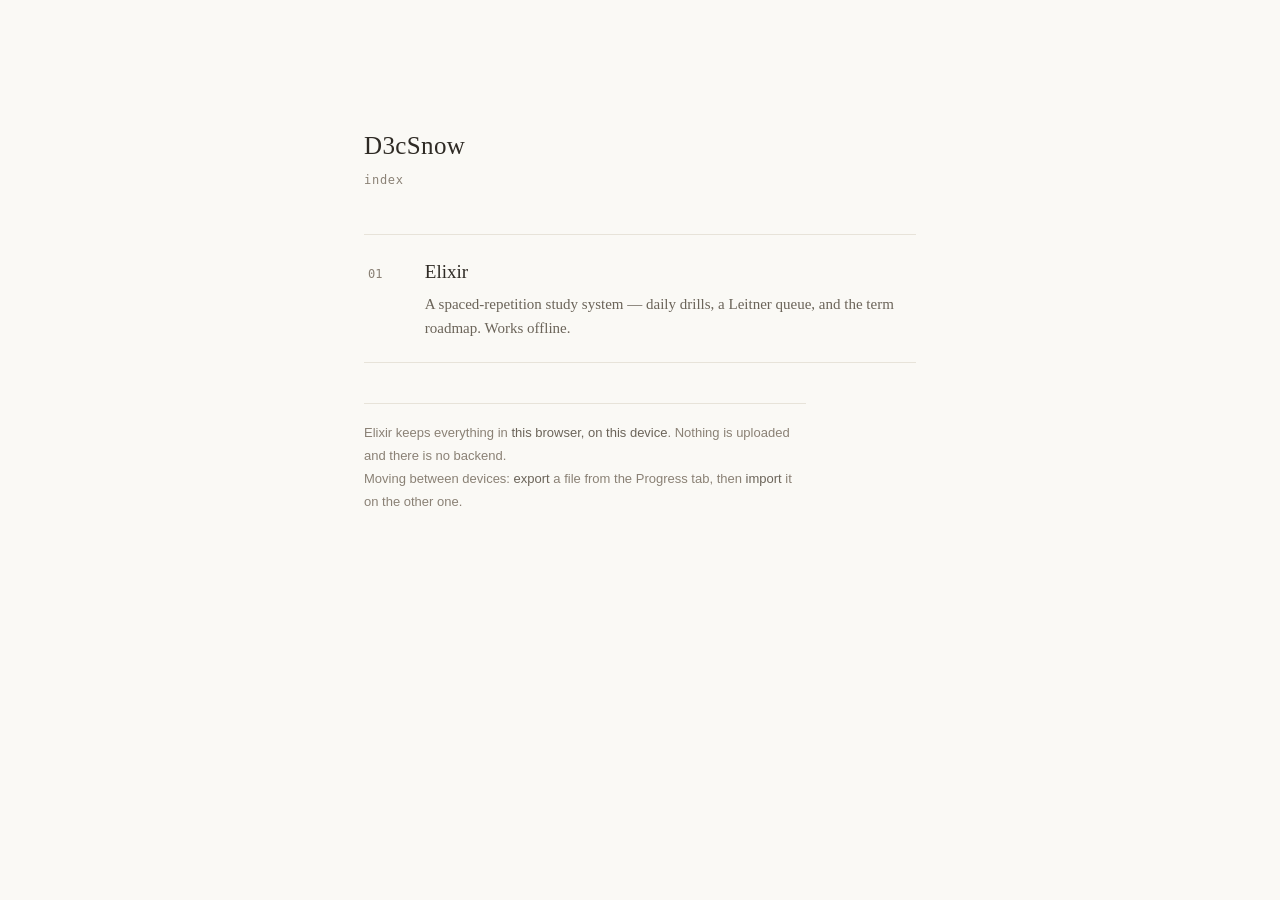
<file: index.html>
<!DOCTYPE html>
<html lang="en">
<head>
<meta charset="UTF-8">
<meta name="viewport" content="width=device-width, initial-scale=1.0, viewport-fit=cover">
<title>D3cSnow</title>
<meta name="robots" content="noindex, nofollow">
<meta name="theme-color" content="#FAF9F5">
<meta name="color-scheme" content="light dark">
<link rel="icon" href="./elixir/icon.svg" type="image/svg+xml">
<style>
/* Deliberately self-contained: one small page, no shared stylesheet to keep in
   sync. The token values match elixir/css/tokens.css. */
:root{
  --paper:#FAF9F5; --paper-2:#FFFDF9;
  --ink:#2E2A24; --ink-2:#6B6459; --ink-3:#8A8175;
  --rule:#E7E3D9; --rule-2:#D6D0C2;
  --serif:ui-serif,Georgia,"Iowan Old Style","Times New Roman","Noto Serif TC",serif;
  --sans:ui-sans-serif,-apple-system,BlinkMacSystemFont,"Segoe UI",Roboto,"Noto Sans TC",sans-serif;
  --mono:ui-monospace,"SF Mono","Cascadia Mono",Menlo,Consolas,monospace;
}
@media (prefers-color-scheme:dark){
  :root{
    --paper:#171614; --paper-2:#1E1D1A;
    --ink:#E4E0D6; --ink-2:#A29B8D; --ink-3:#7D766A;
    --rule:#2C2A26; --rule-2:#3D3A34;
  }
}
*{box-sizing:border-box;-webkit-tap-highlight-color:transparent}
html{-webkit-text-size-adjust:100%}
body{
  margin:0;background:var(--paper);color:var(--ink);
  font-family:var(--serif);font-size:17px;line-height:1.62;
  -webkit-font-smoothing:antialiased;
}
.sheet{max-width:600px;margin:0 auto;padding:14vh 24px calc(72px + env(safe-area-inset-bottom))}

h1{font-family:var(--serif);font-size:25px;font-weight:400;letter-spacing:.015em;margin:0}
.sub{font-family:var(--mono);font-size:12px;letter-spacing:.06em;color:var(--ink-3);margin-top:4px}

.index{margin:44px 0 0}
.entry{
  display:grid;grid-template-columns:2.4em 1fr;gap:0 16px;align-items:baseline;
  text-decoration:none;color:inherit;
  padding:22px 4px;border-top:1px solid var(--rule);
  transition:background 120ms cubic-bezier(.2,0,.2,1);
}
.entry:last-of-type{border-bottom:1px solid var(--rule)}
.entry:hover{background:var(--paper-2)}
.entry .no{font-family:var(--mono);font-variant-numeric:tabular-nums;font-size:12px;color:var(--ink-3)}
.entry .ttl{font-size:19px}
.entry .dsc{grid-column:2;font-size:15px;color:var(--ink-2);margin-top:4px;max-width:34em}

.note{
  margin:40px 0 0;padding-top:18px;border-top:1px solid var(--rule);
  font-family:var(--sans);font-size:13px;line-height:1.75;color:var(--ink-3);max-width:34em;
}
.note em{font-style:normal;color:var(--ink-2)}

@media (max-width:520px){
  .sheet{padding:9vh 20px calc(56px + env(safe-area-inset-bottom))}
  .index{margin-top:32px}
  .entry{grid-template-columns:2em 1fr;gap:0 12px;padding:18px 2px}
}
</style>
</head>
<body>
<div class="sheet">

  <h1>D3cSnow</h1>
  <div class="sub">index</div>

  <nav class="index">
    <a class="entry" href="./elixir/">
      <span class="no">01</span>
      <span class="ttl">Elixir</span>
      <span class="dsc">A spaced-repetition study system — daily drills, a Leitner queue,
        and the term roadmap. Works offline.</span>
    </a>
  </nav>

  <p class="note">
    Elixir keeps everything in <em>this browser, on this device</em>. Nothing is uploaded
    and there is no backend.<br>
    Moving between devices: <em>export</em> a file from the Progress tab, then
    <em>import</em> it on the other one.
  </p>

</div>
</body>
</html>
</file>
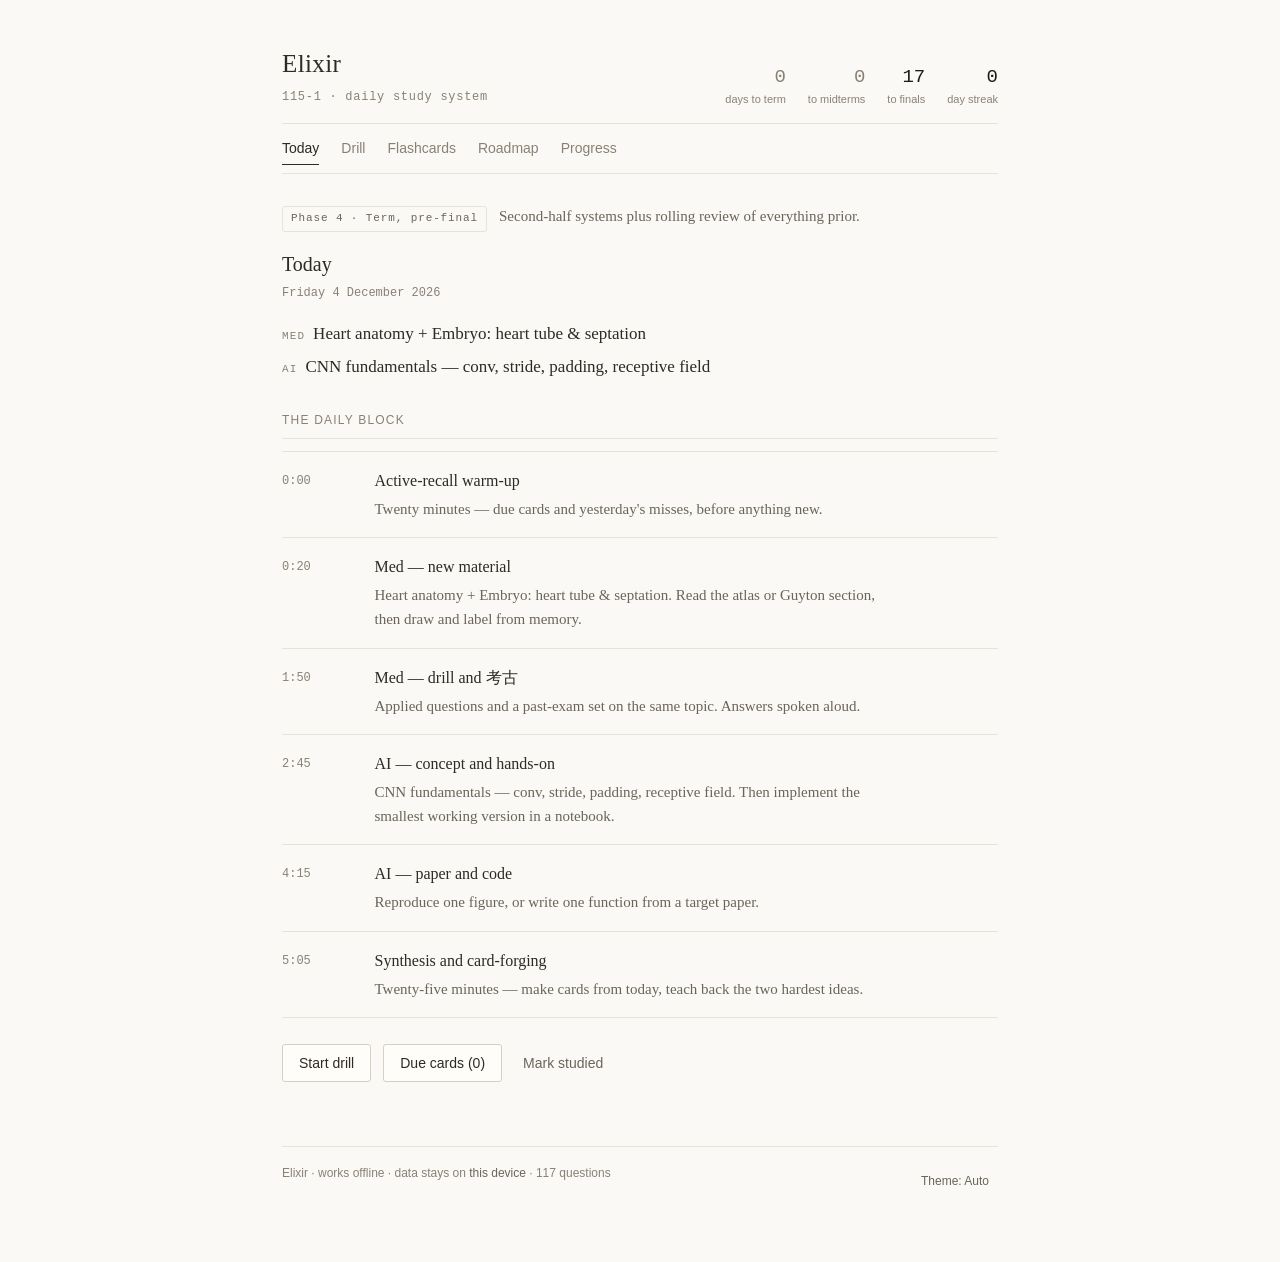
<file: elixir/index.html>
<!DOCTYPE html>
<html lang="en">
<head>
<meta charset="UTF-8">
<meta name="viewport" content="width=device-width, initial-scale=1.0, viewport-fit=cover">
<meta name="description" content="Elixir — 115-1 daily study system: spaced repetition, drills, roadmap.">
<meta name="robots" content="noindex, nofollow">
<meta name="theme-color" content="#FAF9F5">
<meta name="color-scheme" content="light dark">

<link rel="manifest" href="./manifest.webmanifest">
<link rel="icon" href="./icon.svg" type="image/svg+xml">
<link rel="apple-touch-icon" href="./icon-180.png">
<meta name="apple-mobile-web-app-capable" content="yes">
<meta name="mobile-web-app-capable" content="yes">
<meta name="apple-mobile-web-app-status-bar-style" content="default">
<meta name="apple-mobile-web-app-title" content="Elixir">

<title>Elixir · 115-1</title>

<link rel="stylesheet" href="./css/tokens.css">
<link rel="stylesheet" href="./css/app.css">
</head>
<body>
<div class="wrap">

  <header>
    <div class="brand">
      <h1>Elixir</h1>
      <div class="sub">115-1 · daily study system</div>
    </div>
    <div class="counters">
      <div class="count"><div class="n" id="cd-term">—</div><div class="l">days to term</div></div>
      <div class="count"><div class="n" id="cd-mid">—</div><div class="l">to midterms</div></div>
      <div class="count"><div class="n" id="cd-fin">—</div><div class="l">to finals</div></div>
      <div class="count"><div class="n" id="st-streak">0</div><div class="l">day streak</div></div>
    </div>
  </header>

  <nav id="nav" aria-label="Sections">
    <button type="button" data-t="today" class="on">Today</button>
    <button type="button" data-t="drill">Drill</button>
    <button type="button" data-t="cards">Flashcards</button>
    <button type="button" data-t="roadmap">Roadmap</button>
    <button type="button" data-t="progress">Progress</button>
  </nav>

  <!-- today ---------------------------------------------------------------->
  <section id="today" aria-label="Today">
    <div>
      <div class="phase">
        <span class="pill" id="phase-pill">—</span>
        <span class="desc" id="phase-desc"></span>
      </div>
      <h2>Today</h2>
      <p class="faint mono" id="today-date" style="font-size:12px;margin-top:4px"></p>
      <div class="focus-line" id="today-focus"></div>
    </div>

    <div>
      <div class="block-h">The daily block</div>
      <div id="schedule"></div>
      <div class="row" style="margin-top:26px">
        <button class="btn" type="button" data-go="drill">Start drill</button>
        <button class="btn" type="button" data-go="cards">Due cards (<span id="due-inline">0</span>)</button>
        <button class="btn quiet" type="button" data-act="studied">Mark studied</button>
        <span class="faint" id="study-note" style="font-size:13px"></span>
      </div>
    </div>
  </section>

  <!-- drill ---------------------------------------------------------------->
  <section id="drill" class="hide" aria-label="Drill">
    <div id="drill-setup">
      <h2>Drill</h2>
      <p class="note">Answer first, check second. No peeking — a question you recognise
        is not a question you know.</p>

      <div style="margin-top:26px">
        <label class="f" id="dom-label">Domains</label>
        <div class="row" id="dom-chips" role="group" aria-labelledby="dom-label"></div>
      </div>

      <div class="row" style="margin-top:26px;gap:26px;align-items:flex-end">
        <div>
          <label class="f" for="d-diff">Difficulty</label>
          <select id="d-diff">
            <option value="0">All</option>
            <option value="1">1 · core</option>
            <option value="2">2 · applied</option>
            <option value="3" selected>3 · hard</option>
          </select>
        </div>
        <div>
          <label class="f" for="d-count">Questions</label>
          <input type="number" id="d-count" value="20" min="3" max="60" style="width:88px">
        </div>
        <div><button class="btn" type="button" id="d-start">Start</button></div>
      </div>
      <p class="faint mono" id="d-available" style="font-size:12px;margin-top:14px"></p>
    </div>

    <div id="drill-run" class="hide">
      <div class="progress-bar"><i id="drill-bar" style="width:0%"></i></div>
      <div id="drill-q" style="margin-top:22px"></div>
      <div class="row" style="margin-top:26px">
        <button class="btn" type="button" id="drill-next" disabled>Next</button>
        <button class="btn quiet" type="button" id="drill-quit">Quit</button>
      </div>
      <p class="keyhint"><kbd>1</kbd>–<kbd>4</kbd> answer · <kbd>↵</kbd> next · <kbd>esc</kbd> quit</p>
    </div>

    <div id="drill-done" class="hide"></div>
  </section>

  <!-- flashcards ----------------------------------------------------------->
  <section id="cards" class="hide" aria-label="Flashcards">
    <div>
      <h2>Spaced repetition</h2>
      <p class="note">Leitner boxes. Grade yourself honestly — a card you fudge comes back
        too late to save you. <span class="mono faint" id="due-count">0 due</span> ·
        <span class="mono faint" id="new-count">0 unseen</span></p>
      <div class="row" style="margin-top:22px">
        <button class="btn" type="button" data-m="due">Study due cards</button>
        <button class="btn" type="button" data-m="new">Learn new cards</button>
        <button class="btn quiet" type="button" data-m="all">Cram everything</button>
      </div>
      <p class="keyhint"><kbd>↵</kbd> reveal · <kbd>1</kbd> missed · <kbd>2</kbd> got it · <kbd>3</kbd> easy</p>
    </div>
    <div id="card-run" class="hide"></div>
  </section>

  <!-- roadmap -------------------------------------------------------------->
  <section id="roadmap" class="hide" aria-label="Roadmap">
    <div>
      <h2>Master roadmap</h2>
      <p class="note">Today is <b id="rm-today"></b>. An eight-week runway to pre-teach the
        core, then keep-up and rolling review through the term. The strategy behind it is
        in <span class="mono">Roadmap.md</span>.</p>
      <div id="rm-body" style="margin-top:26px"></div>
    </div>
  </section>

  <!-- progress ------------------------------------------------------------->
  <section id="progress" class="hide" aria-label="Progress">
    <div>
      <h2>Progress</h2>
      <div class="stat-grid" id="stat-grid" style="margin-top:22px"></div>
    </div>

    <div>
      <div class="block-h">Accuracy by domain</div>
      <div id="dom-stats"></div>
      <p class="faint" style="font-size:13px;margin-top:14px">A domain below 75% after five
        or more questions is flagged. That is next week's priority.</p>
    </div>

    <div>
      <div class="block-h">Card maturity — Leitner boxes</div>
      <div id="box-stats"></div>
    </div>

    <div>
      <div class="block-h">Sync across devices</div>
      <div id="sync-panel"></div>
      <p class="sync-status" id="sync-status"></p>
    </div>

    <div>
      <div class="block-h">This device</div>
      <p class="note">Progress is stored in this browser. Export writes a file you can keep
        or move by hand — worth doing occasionally even with sync on, since it is the only
        copy that survives losing every device at once.</p>
      <div class="row" style="margin-top:22px">
        <button class="btn" type="button" id="export-btn">Export progress</button>
        <button class="btn" type="button" id="import-btn">Import progress</button>
        <button class="btn quiet" type="button" id="reset-btn">Reset all data</button>
      </div>
    </div>
  </section>

  <div class="foot">
    <span>Elixir · works offline · data stays on <b>this device</b> · <span id="bank-n"></span> questions</span>
    <button class="btn quiet" type="button" id="theme-btn" style="font-size:12px">Theme: Auto</button>
  </div>

</div>

<script src="./data/bank.js"></script>
<script src="./js/sync-config.js"></script>
<script src="./js/state.js"></script>
<script src="./js/scheduler.js"></script>
<script src="./js/plan.js"></script>
<script src="./js/ui.js"></script>
<script src="./js/views.js"></script>
<script src="./js/sync.js"></script>
<script src="./js/drill.js"></script>
<script src="./js/cards.js"></script>
<script src="./js/app.js"></script>
</body>
</html>
</file>
<file: elixir/css/tokens.css>
/* Elixir — design tokens.
   ---------------------------------------------------------------------------
   Direction: "Quiet". Soft paper, serif reading text, low contrast, hairline
   rules instead of filled cards. Built to be sat in for five hours a day.

   Two rules hold the whole system together:

   1. Colour always means something. Paper and ink are the entire palette;
      green and red appear only to say "you were right" or "you were wrong".
      Nothing is tinted for decoration.
   2. Prose is soft, data is sharp. Questions and roadmap text are serif and
      low-contrast so they are easy to sit with. Every number is mono, tabular
      and a step darker, so the Progress tab still reads as instrumentation.

   No webfonts anywhere. System stacks only — the app must paint instantly and
   look identical with the network switched off.
   --------------------------------------------------------------------------- */

:root {
  color-scheme: light dark;

  /* type ------------------------------------------------------------------ */
  --serif: ui-serif, Georgia, "Iowan Old Style", "Times New Roman",
           "Noto Serif TC", "Songti TC", serif;
  --sans:  ui-sans-serif, -apple-system, BlinkMacSystemFont, "Segoe UI", Roboto,
           "Helvetica Neue", "Noto Sans TC", "PingFang TC", sans-serif;
  --mono:  ui-monospace, "SF Mono", "JetBrains Mono", "Cascadia Mono", Menlo,
           Consolas, monospace;

  --size-prose:   17px;   /* questions, roadmap, explanations */
  --size-ui:      14px;   /* buttons, labels, chrome          */
  --size-meta:    12px;   /* domain tags, counters, captions  */
  --size-display: 26px;   /* the big numbers                  */

  --lh-prose: 1.62;
  --lh-ui:    1.5;

  /* space ----------------------------------------------------------------- */
  --s1: 4px;   --s2: 8px;   --s3: 12px;  --s4: 16px;
  --s5: 22px;  --s6: 30px;  --s7: 44px;  --s8: 64px;

  --radius:    3px;   /* near-square; this is paper, not plastic */
  --measure:   34em; /* reading width for prose                 */
  --page:      760px;

  --dur: 120ms;
  --ease: cubic-bezier(.2, 0, .2, 1);
}

/* light — the default -------------------------------------------------------
   Paper is warm and slightly off-white. Ink never reaches black; #2E2A24 at
   17px serif is the comfort sweet spot for long sessions. */
:root,
:root[data-theme="light"] {
  --paper:      #FAF9F5;   /* page                                  */
  --paper-2:    #FFFDF9;   /* raised: question card, active option  */
  --paper-3:    #F2F0E8;   /* recessed: selected chip, progress bed */

  --ink:        #2E2A24;   /* prose                                 */
  --ink-2:      #6B6459;   /* supporting text                       */
  --ink-3:      #8A8175;   /* captions, placeholders                */
  --ink-data:   #1F1C17;   /* numbers — one step darker than prose  */

  --rule:       #E7E3D9;   /* default hairline                      */
  --rule-2:     #D6D0C2;   /* emphasised hairline, focused control  */

  --right:      #3F6B4F;   /* correct                               */
  --right-bg:   #EDF2ED;
  --wrong:      #A04B3C;   /* incorrect                             */
  --wrong-bg:   #F7EDEA;

  --focus:      #6B6459;
}

/* dark — for the late sessions ----------------------------------------------
   A warm dark, not a black one: same paper feeling after sundown. Contrast is
   deliberately held below pure white, which glares at 1am. */
:root[data-theme="dark"] {
  color-scheme: dark;

  --paper:      #171614;
  --paper-2:    #1E1D1A;
  --paper-3:    #232220;

  --ink:        #E4E0D6;
  --ink-2:      #A29B8D;
  --ink-3:      #7D766A;
  --ink-data:   #F2EFE7;

  --rule:       #2C2A26;
  --rule-2:     #3D3A34;

  --right:      #7FA98A;
  --right-bg:   #1C221D;
  --wrong:      #C4796A;
  --wrong-bg:   #241B19;

  --focus:      #A29B8D;
}

@media (prefers-color-scheme: dark) {
  :root:not([data-theme="light"]) {
    color-scheme: dark;

    --paper:    #171614;
    --paper-2:  #1E1D1A;
    --paper-3:  #232220;

    --ink:      #E4E0D6;
    --ink-2:    #A29B8D;
    --ink-3:    #7D766A;
    --ink-data: #F2EFE7;

    --rule:     #2C2A26;
    --rule-2:   #3D3A34;

    --right:    #7FA98A;
    --right-bg: #1C221D;
    --wrong:    #C4796A;
    --wrong-bg: #241B19;

    --focus:    #A29B8D;
  }
}

/* Respect the system setting for motion. Nothing in Elixir animates for
   decoration, but transitions still get switched off here. */
@media (prefers-reduced-motion: reduce) {
  :root { --dur: 0ms; }
}
</file>
<file: elixir/css/app.css>
/* Elixir — components.
   Structure comes from hairline rules and whitespace, not from filled boxes.
   Nothing moves on hover; the only motion is a colour settling. */

*, *::before, *::after { box-sizing: border-box; }

html {
  -webkit-text-size-adjust: 100%;
  scroll-behavior: smooth;
}

body {
  margin: 0;
  background: var(--paper);
  color: var(--ink);
  font-family: var(--serif);
  font-size: var(--size-prose);
  line-height: var(--lh-prose);
  -webkit-font-smoothing: antialiased;
  -webkit-tap-highlight-color: transparent;
  font-variant-numeric: oldstyle-num;
}

.wrap {
  max-width: var(--page);
  margin: 0 auto;
  padding: 0 var(--s5) calc(var(--s8) + env(safe-area-inset-bottom));
}

/* Anything that carries a number switches to mono and lining tabular figures,
   so columns line up and digits stop wobbling between renders. */
.num, .meta, .mono {
  font-family: var(--mono);
  font-variant-numeric: tabular-nums lining-nums;
}

.sr-only {
  position: absolute; width: 1px; height: 1px;
  padding: 0; margin: -1px; overflow: hidden;
  clip: rect(0 0 0 0); white-space: nowrap; border: 0;
}

.hide { display: none !important; }

:focus-visible {
  outline: 2px solid var(--focus);
  outline-offset: 2px;
  border-radius: var(--radius);
}

/* header ------------------------------------------------------------------ */

header {
  display: flex;
  flex-wrap: wrap;
  align-items: flex-end;
  justify-content: space-between;
  gap: var(--s4) var(--s5);
  padding: var(--s7) 0 var(--s4);
}

.brand h1 {
  font-family: var(--serif);
  font-size: 25px;
  font-weight: 400;
  letter-spacing: .015em;
  margin: 0;
}

.brand .sub {
  font-family: var(--mono);
  font-size: var(--size-meta);
  letter-spacing: .06em;
  color: var(--ink-3);
  margin-top: 3px;
}

.counters {
  display: flex;
  gap: var(--s5);
}

.count { text-align: right; }

.count .n {
  font-family: var(--mono);
  font-variant-numeric: tabular-nums lining-nums;
  font-size: 19px;
  line-height: 1.2;
  color: var(--ink-data);
}

.count .l {
  font-family: var(--sans);
  font-size: 11px;
  line-height: 1.35;
  color: var(--ink-3);
  margin-top: 3px;
}

/* When the term has already started a countdown is noise, so it is dimmed
   rather than removed — the layout stays put. */
.count.spent .n { color: var(--ink-3); }

/* nav --------------------------------------------------------------------- */

nav {
  display: flex;
  gap: var(--s5);
  border-top: 1px solid var(--rule);
  border-bottom: 1px solid var(--rule);
  padding: var(--s2) 0;
  margin-bottom: var(--s6);
  overflow-x: auto;
  scrollbar-width: none;
}
nav::-webkit-scrollbar { display: none; }

nav button {
  appearance: none;
  background: none;
  border: 0;
  border-bottom: 1px solid transparent;
  padding: var(--s2) 0;
  font-family: var(--sans);
  font-size: var(--size-ui);
  color: var(--ink-3);
  cursor: pointer;
  white-space: nowrap;
  transition: color var(--dur) var(--ease);
}
nav button:hover { color: var(--ink-2); }
nav button.on {
  color: var(--ink);
  border-bottom-color: var(--ink);
}

/* sections ---------------------------------------------------------------- */

section > * + * { margin-top: var(--s6); }

.block-h {
  font-family: var(--sans);
  font-size: var(--size-meta);
  font-weight: 400;
  letter-spacing: .1em;
  text-transform: uppercase;
  color: var(--ink-3);
  margin: 0 0 var(--s3);
  padding-bottom: var(--s2);
  border-bottom: 1px solid var(--rule);
}

h2 {
  font-family: var(--serif);
  font-size: 20px;
  font-weight: 400;
  margin: 0;
}

h3 {
  font-family: var(--serif);
  font-size: 17px;
  font-weight: 400;
  margin: 0;
}

p { margin: var(--s3) 0 0; max-width: var(--measure); }

.dim  { color: var(--ink-2); }
.faint{ color: var(--ink-3); }

.note {
  font-size: 15px;
  color: var(--ink-2);
  max-width: var(--measure);
}

/* controls ---------------------------------------------------------------- */

.row {
  display: flex;
  flex-wrap: wrap;
  align-items: center;
  gap: var(--s3);
}

.btn {
  appearance: none;
  font-family: var(--sans);
  font-size: var(--size-ui);
  line-height: 1;
  color: var(--ink);
  background: var(--paper-2);
  border: 1px solid var(--rule-2);
  border-radius: var(--radius);
  padding: 11px var(--s4);
  cursor: pointer;
  transition: background var(--dur) var(--ease), border-color var(--dur) var(--ease);
}
.btn:hover { background: var(--paper-3); }
.btn:disabled { color: var(--ink-3); background: none; cursor: default; }

.btn.quiet {
  background: none;
  border-color: transparent;
  color: var(--ink-2);
  padding-left: var(--s2);
  padding-right: var(--s2);
}
.btn.quiet:hover { color: var(--ink); background: none; }

label.f {
  display: block;
  font-family: var(--sans);
  font-size: 11px;
  letter-spacing: .09em;
  text-transform: uppercase;
  color: var(--ink-3);
  margin-bottom: var(--s2);
}

select, input[type="number"] {
  font-family: var(--sans);
  font-size: var(--size-ui);
  color: var(--ink);
  background: var(--paper-2);
  border: 1px solid var(--rule-2);
  border-radius: var(--radius);
  padding: 9px var(--s3);
}

.chip {
  font-family: var(--sans);
  font-size: 13px;
  color: var(--ink-3);
  background: none;
  border: 1px solid var(--rule);
  border-radius: var(--radius);
  padding: 7px var(--s3);
  cursor: pointer;
  user-select: none;
  transition: color var(--dur) var(--ease), border-color var(--dur) var(--ease);
}
.chip:hover { color: var(--ink-2); }
.chip.on {
  color: var(--ink);
  background: var(--paper-3);
  border-color: var(--rule-2);
}

/* today ------------------------------------------------------------------- */

.phase {
  display: flex;
  flex-wrap: wrap;
  align-items: baseline;
  gap: var(--s2) var(--s3);
  margin-bottom: var(--s4);
}
.phase .pill {
  font-family: var(--mono);
  font-size: 11px;
  letter-spacing: .08em;
  color: var(--ink-2);
  border: 1px solid var(--rule);
  border-radius: var(--radius);
  padding: 3px var(--s2);
}
.phase .desc { font-size: 15px; color: var(--ink-2); }

.focus-line { margin-top: var(--s4); }
.focus-line .side {
  font-family: var(--mono);
  font-size: 11px;
  letter-spacing: .1em;
  color: var(--ink-3);
  margin-right: var(--s2);
}

/* The daily schedule is a timetable, so it is set as one: a fixed mono column
   for the clock, prose in the second column, and a rule between rows. */
.block {
  display: grid;
  grid-template-columns: 4.5em 1fr;
  gap: 0 var(--s4);
  padding: var(--s4) 0;
  border-bottom: 1px solid var(--rule);
}
.block:first-child { border-top: 1px solid var(--rule); }
.block .t {
  font-family: var(--mono);
  font-variant-numeric: tabular-nums lining-nums;
  font-size: var(--size-meta);
  color: var(--ink-3);
  padding-top: 4px;
}
.block .k { font-size: 16px; }
.block .d {
  font-size: 15px;
  color: var(--ink-2);
  margin-top: 3px;
  max-width: var(--measure);
}

/* question ---------------------------------------------------------------- */

.q-meta {
  display: flex;
  flex-wrap: wrap;
  justify-content: space-between;
  gap: var(--s2);
  font-family: var(--mono);
  font-size: 11px;
  letter-spacing: .06em;
  color: var(--ink-3);
  padding-bottom: var(--s3);
  border-bottom: 1px solid var(--rule);
}

.q-text {
  font-size: 19px;
  line-height: 1.5;
  margin: var(--s5) 0 var(--s5);
  max-width: var(--measure);
}

.opts { display: flex; flex-direction: column; gap: var(--s2); }

.opt {
  display: grid;
  grid-template-columns: 1.9em 1fr;
  align-items: start;
  gap: var(--s2);
  width: 100%;
  text-align: left;
  font-family: var(--serif);
  font-size: 16px;
  line-height: 1.45;
  color: var(--ink);
  background: var(--paper-2);
  border: 1px solid var(--rule);
  border-radius: var(--radius);
  padding: var(--s3) var(--s4);
  cursor: pointer;
  transition: border-color var(--dur) var(--ease), background var(--dur) var(--ease);
}
.opt:hover { border-color: var(--rule-2); }
.opt .ltr {
  font-family: var(--mono);
  font-size: 11px;
  color: var(--ink-3);
  padding-top: 4px;
}

/* Answer feedback — the only place colour is allowed to appear. */
.opt.correct {
  border-color: var(--right);
  background: var(--right-bg);
}
.opt.correct .ltr { color: var(--right); }
.opt.wrong {
  border-color: var(--wrong);
  background: var(--wrong-bg);
}
.opt.wrong .ltr { color: var(--wrong); }
.opt.spent { color: var(--ink-3); background: none; }
.opt.spent .ltr { color: var(--ink-3); }
.opt:disabled { cursor: default; }

.reveal {
  border: 1px dashed var(--rule-2);
  border-radius: var(--radius);
  padding: var(--s5) var(--s4);
  text-align: center;
  font-size: 15px;
  color: var(--ink-3);
  cursor: pointer;
}
.reveal:hover { color: var(--ink-2); }

.answer {
  border-left: 2px solid var(--right);
  border-radius: 0;
  background: var(--right-bg);
  padding: var(--s4);
  font-size: 17px;
  line-height: 1.5;
}

.exp {
  font-size: 15.5px;
  line-height: 1.6;
  color: var(--ink-2);
  margin-top: var(--s4);
  padding-top: var(--s4);
  border-top: 1px solid var(--rule);
  max-width: var(--measure);
}
.exp b { color: var(--ink); font-weight: 600; }
.exp .verdict { font-family: var(--sans); font-size: 13px; letter-spacing: .02em; }
.exp .verdict.ok  { color: var(--right); }
.exp .verdict.no  { color: var(--wrong); }

.grade-row { display: flex; gap: var(--s2); margin-top: var(--s5); }
.grade-row .btn { flex: 1; justify-content: center; text-align: center; }

/* progress ---------------------------------------------------------------- */

.progress-bar {
  height: 2px;
  background: var(--paper-3);
  border-radius: 0;
  overflow: hidden;
}
.progress-bar i {
  display: block;
  height: 100%;
  background: var(--ink-2);
  transition: width var(--dur) var(--ease);
}

.stat-grid {
  display: grid;
  grid-template-columns: repeat(auto-fit, minmax(140px, 1fr));
  gap: 1px;
  background: var(--rule);
  border: 1px solid var(--rule);
}
.stat {
  background: var(--paper);
  padding: var(--s4);
}
.stat .v {
  font-family: var(--mono);
  font-variant-numeric: tabular-nums lining-nums;
  font-size: var(--size-display);
  line-height: 1.1;
  color: var(--ink-data);
}
.stat .k {
  font-family: var(--sans);
  font-size: 11.5px;
  color: var(--ink-3);
  margin-top: var(--s2);
}

.bar-row { padding: var(--s3) 0; border-bottom: 1px solid var(--rule); }
.bar-row:first-child { border-top: 1px solid var(--rule); }
.bar-row .lab {
  display: flex;
  justify-content: space-between;
  align-items: baseline;
  gap: var(--s3);
  font-size: 15px;
  margin-bottom: var(--s2);
}
.bar-row .pct {
  font-family: var(--mono);
  font-variant-numeric: tabular-nums lining-nums;
  font-size: var(--size-meta);
  color: var(--ink-3);
}
/* A domain below 75% is the thing to work on next, so it is the one row
   allowed to shout — quietly. */
.bar-row.weak .pct { color: var(--wrong); }
.bar-row.weak .progress-bar i { background: var(--wrong); }

/* roadmap ----------------------------------------------------------------- */

.rm-phase { padding: var(--s5) 0; border-bottom: 1px solid var(--rule); }
.rm-phase:first-child { border-top: 1px solid var(--rule); }
.rm-phase.now { background: var(--paper-2); padding-left: var(--s4); padding-right: var(--s4); }
.rm-phase .when {
  font-family: var(--mono);
  font-size: 11px;
  letter-spacing: .08em;
  color: var(--ink-3);
  margin-bottom: var(--s2);
}
.rm-phase ul { margin: var(--s3) 0 0; padding-left: 1.1em; max-width: var(--measure); }
.rm-phase li { font-size: 15.5px; color: var(--ink-2); margin-bottom: var(--s2); }

/* sync -------------------------------------------------------------------- */

.sync-status {
  font-family: var(--sans);
  font-size: 13px;
  color: var(--ink-3);
  margin-top: var(--s3);
  min-height: 1.4em;          /* reserve the line so nothing jumps on update */
}
.sync-status.bad { color: var(--wrong); }

/* The pairing code is a credential, so it stays masked until deliberately
   revealed — a Progress tab open on a shared screen should not leak it. */
.vault-key {
  display: inline-block;
  margin-top: var(--s4);
  font-family: var(--mono);
  font-size: 17px;
  letter-spacing: .12em;
  color: var(--ink);
  background: var(--paper-3);
  border: 1px solid var(--rule);
  border-radius: var(--radius);
  padding: var(--s3) var(--s4);
  cursor: pointer;
  user-select: all;
}
.vault-key .masked { color: var(--ink-3); letter-spacing: .2em; }

input[type="text"] {
  font-family: var(--mono);
  font-size: var(--size-ui);
  letter-spacing: .08em;
  color: var(--ink);
  background: var(--paper-2);
  border: 1px solid var(--rule-2);
  border-radius: var(--radius);
  padding: 10px var(--s3);
  text-transform: uppercase;
}

/* footer ------------------------------------------------------------------ */

.foot {
  margin-top: var(--s8);
  padding-top: var(--s4);
  border-top: 1px solid var(--rule);
  font-family: var(--sans);
  font-size: 12px;
  line-height: 1.7;
  color: var(--ink-3);
  display: flex;
  flex-wrap: wrap;
  justify-content: space-between;
  gap: var(--s3);
}
.foot b { color: var(--ink-2); font-weight: 400; }

.keyhint {
  font-family: var(--mono);
  font-size: 11px;
  color: var(--ink-3);
  margin-top: var(--s4);
}
.keyhint kbd {
  font-family: var(--mono);
  border: 1px solid var(--rule);
  border-radius: var(--radius);
  padding: 1px 5px;
  color: var(--ink-2);
}

.empty {
  padding: var(--s7) 0;
  text-align: center;
  color: var(--ink-3);
  font-size: 15px;
}

/* phone ------------------------------------------------------------------- */

@media (max-width: 620px) {
  .wrap { padding: 0 var(--s4) calc(var(--s7) + env(safe-area-inset-bottom)); }
  header { padding-top: var(--s5); gap: var(--s3); }
  .counters { gap: var(--s4); width: 100%; justify-content: space-between; }
  .count { text-align: left; }
  .count .n { font-size: 17px; }
  .q-text { font-size: 17.5px; }
  .block { grid-template-columns: 3.6em 1fr; gap: 0 var(--s3); }
  .stat-grid { grid-template-columns: repeat(2, 1fr); }
  .grade-row { flex-direction: column; }
  .keyhint { display: none; }   /* no keyboard to hint at */
}

/* print — a drill can be worked on paper -------------------------------- */

@media print {
  nav, .btn, .chip, .counters, .foot, .keyhint { display: none !important; }
  body { background: #fff; color: #000; }
  .hide { display: block !important; }
}
</file>
